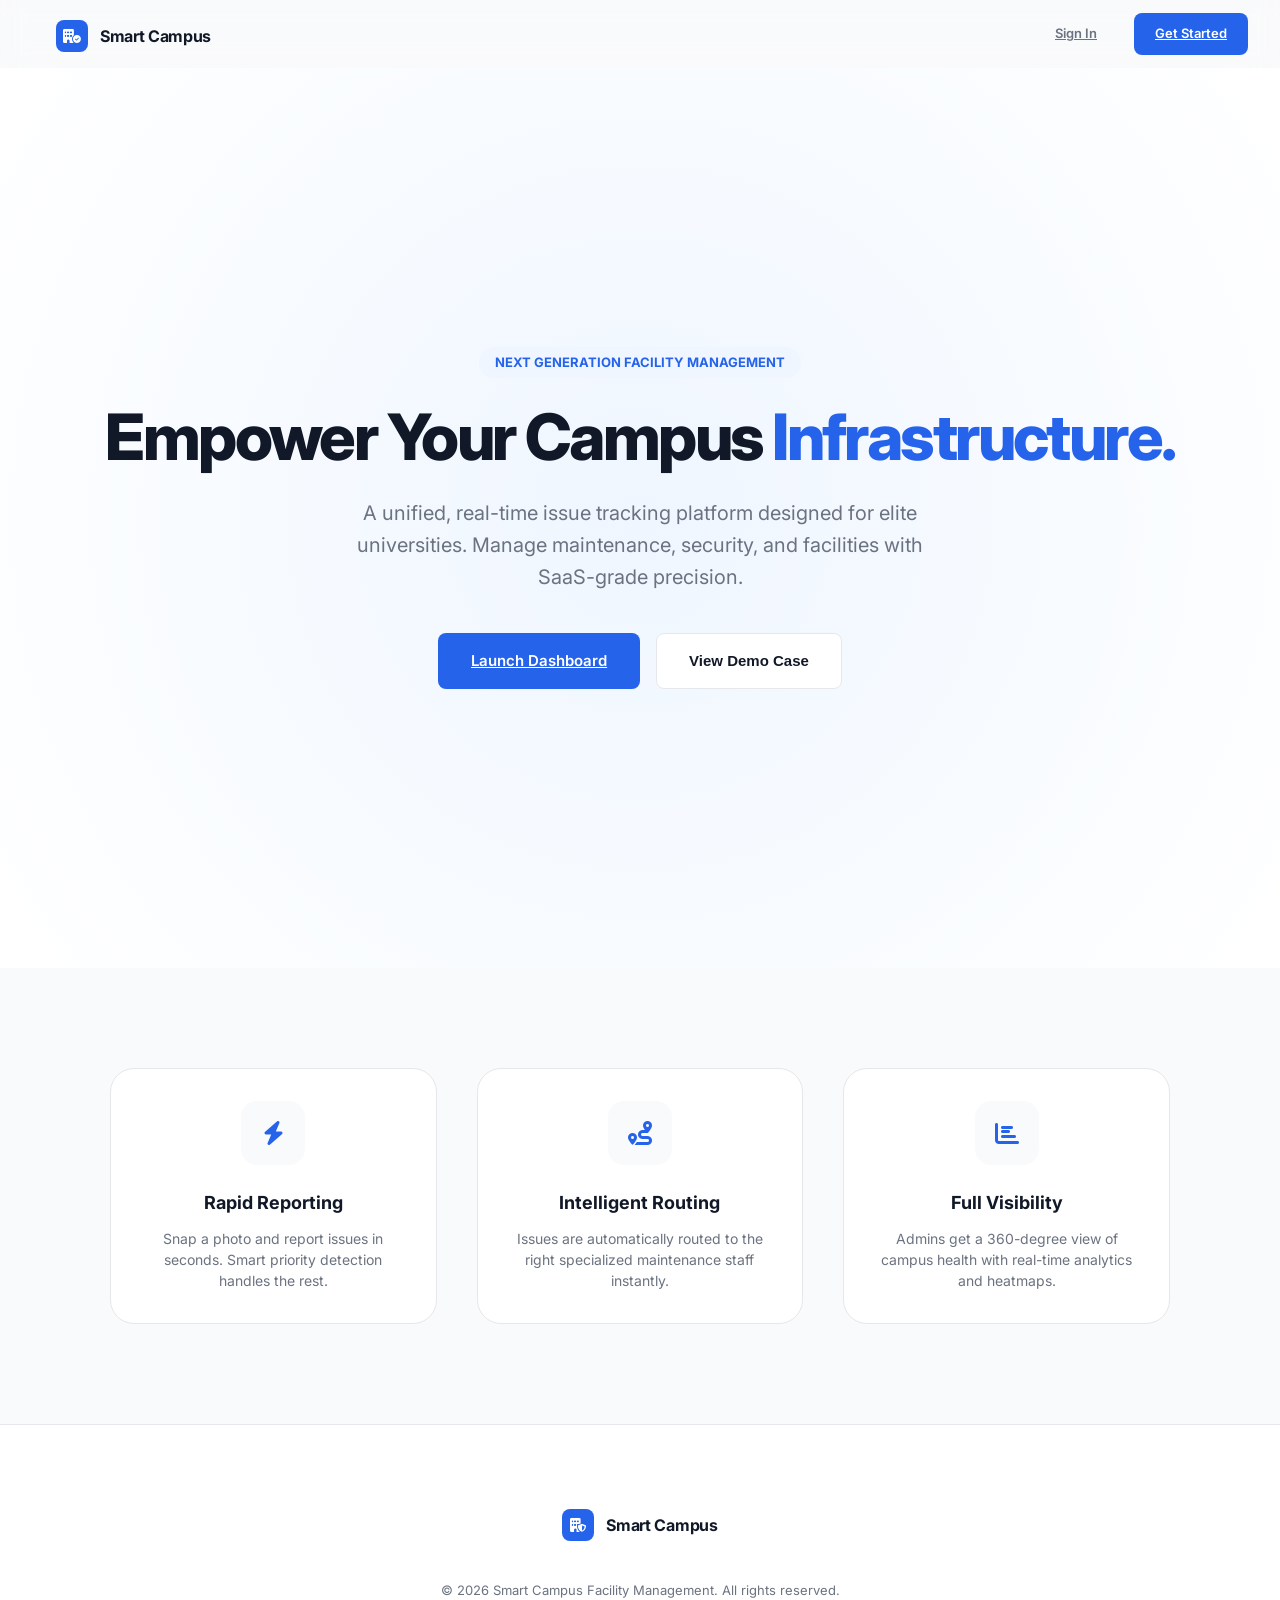
<file: index.html>
<!DOCTYPE html>
<html lang="en">
<head>
  <meta charset="UTF-8"/>
  <meta name="viewport" content="width=device-width, initial-scale=1.0"/>
  <title>Smart Campus – Modern Issue Tracking</title>
  <link rel="stylesheet" href="https://cdnjs.cloudflare.com/ajax/libs/font-awesome/6.5.0/css/all.min.css"/>
  <link rel="stylesheet" href="styles.css"/>
  <style>
    .hero {
      height: 100vh;
      display: flex; flex-direction: column; align-items: center; justify-content: center;
      text-align: center; background: radial-gradient(circle at 50% 50%, #EFF6FF 0%, #FFFFFF 100%);
      padding: 0 20px;
    }
    .hero-tag {
      padding: 6px 16px; background: var(--primary-light); color: var(--primary);
      border-radius: 99px; font-size: 13px; font-weight: 700; margin-bottom: 24px;
      animation: fadeInDown 0.8s ease;
    }
    .hero-title {
      font-size: 64px; font-weight: 800; color: var(--text); letter-spacing: -0.04em;
      line-height: 1.1; margin-bottom: 24px; animation: scaleIn 1s cubic-bezier(0.16, 1, 0.3, 1);
    }
    .hero-title span { color: var(--primary); }
    .hero-desc {
      font-size: 20px; color: var(--text-muted); max-width: 600px; margin-bottom: 40px;
      line-height: 1.6; animation: fadeInUp 1s ease 0.2s both;
    }
    .hero-actions { display: flex; gap: 16px; animation: fadeInUp 1s ease 0.4s both; }

    .feature-grid {
      display: grid; grid-template-columns: repeat(3, 1fr); gap: 40px;
      max-width: 1100px; margin: 0 auto; padding: 100px 20px;
    }
    .feature-card {
      text-align: center; padding: 32px; border: 1px solid var(--border);
      border-radius: 24px; background: white; transition: all 0.3s ease;
    }
    .feature-card:hover { transform: translateY(-8px); box-shadow: var(--shadow-md); border-color: var(--primary); }
    .f-icon {
      width: 64px; height: 64px; background: var(--bg); color: var(--primary);
      border-radius: 16px; display: flex; align-items: center; justify-content: center;
      font-size: 24px; margin: 0 auto 24px;
    }
    .f-title { font-size: 18px; font-weight: 700; margin-bottom: 12px; }
    .f-desc { font-size: 14px; color: var(--text-muted); }

    @keyframes fadeInDown { from { opacity: 0; transform: translateY(-20px); } to { opacity: 1; transform: translateY(0); } }
    @keyframes fadeInUp { from { opacity: 0; transform: translateY(20px); } to { opacity: 1; transform: translateY(0); } }
    @keyframes scaleIn { from { opacity: 0; transform: scale(0.9); } to { opacity: 1; transform: scale(1); } }
  </style>
</head>
<body>

  <header class="topbar" style="border:none; background:transparent;">
    <div class="sidebar-brand">
      <div class="brand-icon"><i class="fas fa-building-circle-check"></i></div>
      <div class="brand-name">Smart Campus</div>
    </div>
    <div class="topbar-actions">
      <a href="login.html" class="btn btn-ghost">Sign In</a>
      <a href="login.html" class="btn btn-primary">Get Started</a>
    </div>
  </header>

  <section class="hero">
    <div class="hero-tag">NEXT GENERATION FACILITY MANAGEMENT</div>
    <h1 class="hero-title">Empower Your Campus <span>Infrastructure.</span></h1>
    <p class="hero-desc">
      A unified, real-time issue tracking platform designed for elite universities. 
      Manage maintenance, security, and facilities with SaaS-grade precision.
    </p>
    <div class="hero-actions">
      <a href="login.html" class="btn btn-primary" style="padding: 16px 32px; font-size: 15px;">Launch Dashboard</a>
      <button class="btn btn-outline" style="padding: 16px 32px; font-size: 15px;">View Demo Case</button>
    </div>
  </section>

  <section class="feature-grid">
    <div class="feature-card">
      <div class="f-icon"><i class="fas fa-bolt"></i></div>
      <div class="f-title">Rapid Reporting</div>
      <div class="f-desc">Snap a photo and report issues in seconds. Smart priority detection handles the rest.</div>
    </div>
    <div class="feature-card">
      <div class="f-icon"><i class="fas fa-route"></i></div>
      <div class="f-title">Intelligent Routing</div>
      <div class="f-desc">Issues are automatically routed to the right specialized maintenance staff instantly.</div>
    </div>
    <div class="feature-card">
      <div class="f-icon"><i class="fas fa-chart-bar"></i></div>
      <div class="f-title">Full Visibility</div>
      <div class="f-desc">Admins get a 360-degree view of campus health with real-time analytics and heatmaps.</div>
    </div>
  </section>

  <footer style="padding: 60px 20px; border-top: 1px solid var(--border); text-align: center; background: white;">
    <div class="sidebar-brand" style="justify-content: center; margin-bottom: 20px;">
      <div class="brand-icon"><i class="fas fa-building-shield"></i></div>
      <div class="brand-name">Smart Campus</div>
    </div>
    <p style="font-size: 13px; color: var(--text-muted);">© 2026 Smart Campus Facility Management. All rights reserved.</p>
  </footer>

</body>
</html>
</file>
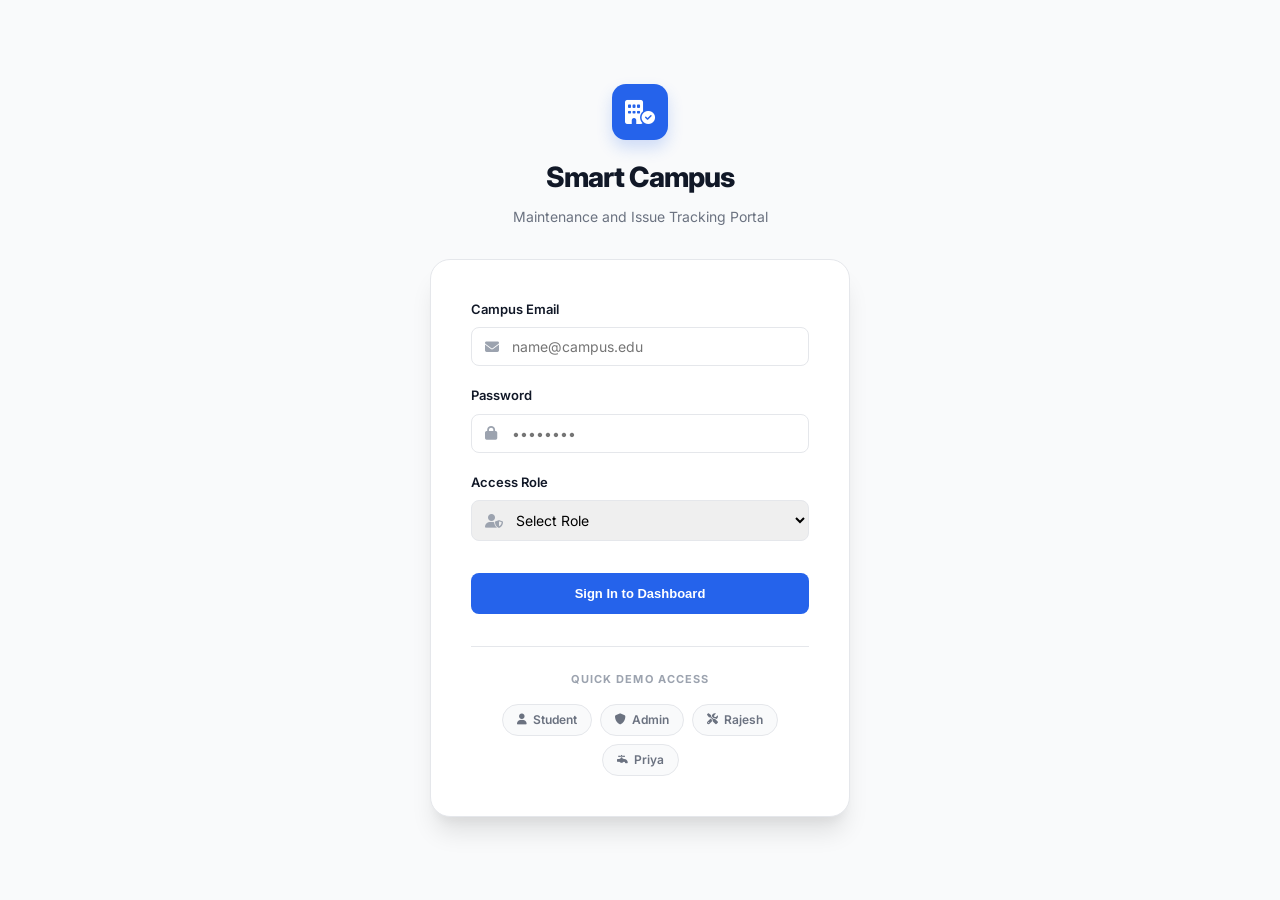
<file: admin.html>
<!DOCTYPE html>
<html lang="en">
<head>
  <meta charset="UTF-8"/>
  <meta name="viewport" content="width=device-width, initial-scale=1.0"/>
  <title>Admin Dashboard – Smart Campus</title>
  <link rel="stylesheet" href="https://cdnjs.cloudflare.com/ajax/libs/font-awesome/6.5.0/css/all.min.css"/>
  <link rel="stylesheet" href="styles.css"/>
  <style>
    .table-container { background:white; border:1px solid var(--border); border-radius:var(--radius); overflow:hidden; box-shadow:var(--shadow-sm); }
    .action-btn { width:32px; height:32px; border-radius:6px; border:1px solid var(--border); display:inline-flex; align-items:center; justify-content:center; color:var(--text-muted); cursor:pointer; transition:all 0.2s; background:white; }
    .action-btn:hover { color:var(--primary); border-color:var(--primary); background:var(--primary-light); }
    .status-dot { width:8px; height:8px; border-radius:50%; display:inline-block; margin-right:8px; }
  </style>
</head>
<body>
<div class="app-layout">

  <!-- SIDEBAR (CONSISTENT) -->
  <aside class="sidebar">
    <div class="sidebar-brand">
      <div class="brand-icon"><i class="fas fa-building-shield"></i></div>
      <div class="brand-name">Smart Campus</div>
    </div>
    <nav class="sidebar-nav">
      <div class="nav-label">Overview</div>
      <a class="nav-item active" href="/admin"><i class="fas fa-gauge-high"></i> Console</a>
      
      <div class="nav-label">Workflow</div>
      <a class="nav-item" href="#issues-section"><i class="fas fa-list-check"></i> Master Records</a>
      
      <div class="nav-label">Insights</div>
      <a class="nav-item" href="#"><i class="fas fa-chart-pie"></i> System Analytics</a>

      <div class="nav-label">System</div>
      <a class="nav-item" href="#" onclick="toggleNotif()"><i class="fas fa-bell"></i> Notifications <span class="nav-badge">4</span></a>
    </nav>
    <div class="sidebar-footer">
      <div class="user-info">
        <div class="user-avatar" style="background:var(--critical-bg); color:var(--critical)">AD</div>
        <div>
          <div class="user-name">Administrator</div>
          <div class="user-role">Super Admin</div>
        </div>
      </div>
    </div>
  </aside>

  <!-- MAIN -->
  <main class="main-content">
    <header class="topbar">
      <div>
        <div class="topbar-title">Admin Console <span class="topbar-subtitle">Full visibility and control over campus maintenance operations.</span></div>
      </div>
      <div class="topbar-actions">
        <div class="search-bar">
          <i class="fas fa-search"></i>
          <input type="text" placeholder="Search by ID, staff, or location..." id="admin-search">
        </div>
        <div class="notif-btn" onclick="toggleNotif()"><i class="fas fa-bell"></i><span class="notif-dot"></span></div>
        <button class="btn btn-ghost" onclick="logout()"><i class="fas fa-right-from-bracket"></i> Logout</button>
      </div>
    </header>

    <div class="page-body">

      <!-- QUICK STATS (DYNAMIC) -->
      <div class="stats-grid">
        <div class="stat-card">
          <div class="stat-info">
            <div class="stat-label">Total Reports</div>
            <div class="stat-value" id="stat-total">0</div>
          </div>
          <div class="stat-icon blue"><i class="fas fa-ticket"></i></div>
        </div>
        <div class="stat-card">
          <div class="stat-info">
            <div class="stat-label">Pending / Active</div>
            <div class="stat-value" id="stat-pending">0</div>
          </div>
          <div class="stat-icon orange"><i class="fas fa-clock"></i></div>
        </div>
        <div class="stat-card">
          <div class="stat-info">
            <div class="stat-label">Successfully Resolved</div>
            <div class="stat-value" id="stat-resolved">0</div>
          </div>
          <div class="stat-icon green"><i class="fas fa-check-double"></i></div>
        </div>
      </div>

      <!-- MASTER TABLE -->
      <section id="issues-section">
        <div class="section-header" style="margin-bottom: 20px;">
          <div><div class="section-title">Master Maintenance Log</div></div>
          <div style="display:flex; gap:10px;">
            <button class="btn btn-outline btn-sm" onclick="refreshData()"><i class="fas fa-sync"></i> Refresh</button>
          </div>
        </div>

        <div class="table-container">
          <table>
            <thead>
              <tr>
                <th>Issue ID</th>
                <th>Details</th>
                <th>Priority</th>
                <th>Status</th>
                <th>Assigned To</th>
                <th>Actions</th>
              </tr>
            </thead>
            <tbody id="issues-table">
              <!-- JS rendered -->
            </tbody>
          </table>
        </div>
      </section>

    </div>
  </main>
</div>

<!-- ASSIGN MODAL -->
<div class="modal-overlay" id="assign-modal">
  <div class="modal" style="width: 440px;">
    <div class="modal-header">
      <div class="modal-title"><i class="fas fa-user-plus" style="color:var(--primary)"></i> Assign Staff</div>
      <button class="close-btn" onclick="closeModal('assign-modal')"><i class="fas fa-xmark"></i></button>
    </div>
    <div class="modal-body">
      <div id="assign-issue-info" style="margin-bottom:16px; font-weight:600;"></div>
      <div class="form-group">
        <label class="form-label">Available Specialized Staff</label>
        <select id="assign-staff-select" class="form-control"></select>
      </div>
    </div>
    <div class="modal-footer">
      <button class="btn btn-ghost" onclick="closeModal('assign-modal')">Cancel</button>
      <button class="btn btn-primary" onclick="confirmAssign()">Apply Assignment</button>
    </div>
  </div>
</div>

<script src="script.js"></script>
<script>
  let currentAssignId = null;

  document.addEventListener('DOMContentLoaded', async () => {
    const user = requireAuth('admin');
    if (!user) return;
    await refreshData();
  });

  async function refreshData() {
    const issues = await getIssues();
    const stats = await getStats();
    
    if (stats) {
      document.getElementById('stat-total').textContent = stats.total;
      document.getElementById('stat-pending').textContent = stats.pending;
      document.getElementById('stat-resolved').textContent = stats.resolved;
    }

    if (issues) renderIssuesTable(issues);
  }

  function renderIssuesTable(issues) {
    const tbody = document.getElementById('issues-table');
    if(!issues.length) {
      tbody.innerHTML = '<tr><td colspan="6" style="text-align:center; padding:40px; color:var(--text-muted);">No reports found.</td></tr>';
      return;
    }

    tbody.innerHTML = issues.map(issue => `
      <tr class="issue-row">
        <td data-label="Issue ID" style="font-family:'JetBrains Mono'; font-weight:700; color:var(--primary);">${issue.id}</td>
        <td data-label="Details">
          <div style="font-weight:600; color:var(--text);">${issue.title}</div>
          <div style="font-size:12px; color:var(--text-muted);"><i class="fas fa-map-marker-alt" style="margin-right:4px;"></i>${issue.location}</div>
        </td>
        <td data-label="Priority"><span class="badge badge-${issue.priority.toLowerCase()}">${issue.priority}</span></td>
        <td data-label="Status"><span class="badge badge-${issue.status.toLowerCase().replace(/\s+/g,'')}">${issue.status}</span></td>
        <td data-label="Assigned To">
          ${issue.assignedTo ? `
            <div style="display:flex; align-items:center; gap:8px;">
               <div style="width:24px; height:24px; border-radius:50%; background:var(--primary-light); color:var(--primary); font-size:10px; display:flex; align-items:center; justify-content:center; font-weight:700;">${issue.assignedTo.substring(0,1)}</div>
               <span style="font-size:13px; font-weight:500;">${issue.assignedTo}</span>
            </div>
          ` : '<span style="color:var(--text-muted); font-size:12px; font-style:italic;">Pending Assignment</span>'}
        </td>
        <td data-label="Actions">
          <div style="display:flex; gap:8px;">
            <button class="action-btn" title="Assign" onclick="openAssignModal('${issue.id}')"><i class="fas fa-user-plus"></i></button>
            <button class="action-btn" title="Performance Detail" onclick="showAlert('info', 'Analysis coming soon')"><i class="fas fa-chart-line"></i></button>
          </div>
        </td>
      </tr>
    `).join('');
  }

  function openAssignModal(id) {
    currentAssignId = id;
    const sel = document.getElementById('assign-staff-select');
    sel.innerHTML = '<option value="">Choose specialized staff...</option>' + 
      MOCK_STAFF.map(s => `<option value="${s.name}">${s.name} (${s.specialty})</option>`).join('');
    document.getElementById('assign-modal').classList.add('open');
  }

  async function confirmAssign() {
    const staff = document.getElementById('assign-staff-select').value;
    if (!staff) return;
    await updateIssue(currentAssignId, { assignedTo: staff, status: 'Assigned' });
    closeModal('assign-modal');
    await refreshData();
  }

  function closeModal(id) { document.getElementById(id).classList.remove('open'); }
  function toggleNotif() { showAlert('info', 'Notifications center coming soon'); }
</script>
</body>
</html>
</file>
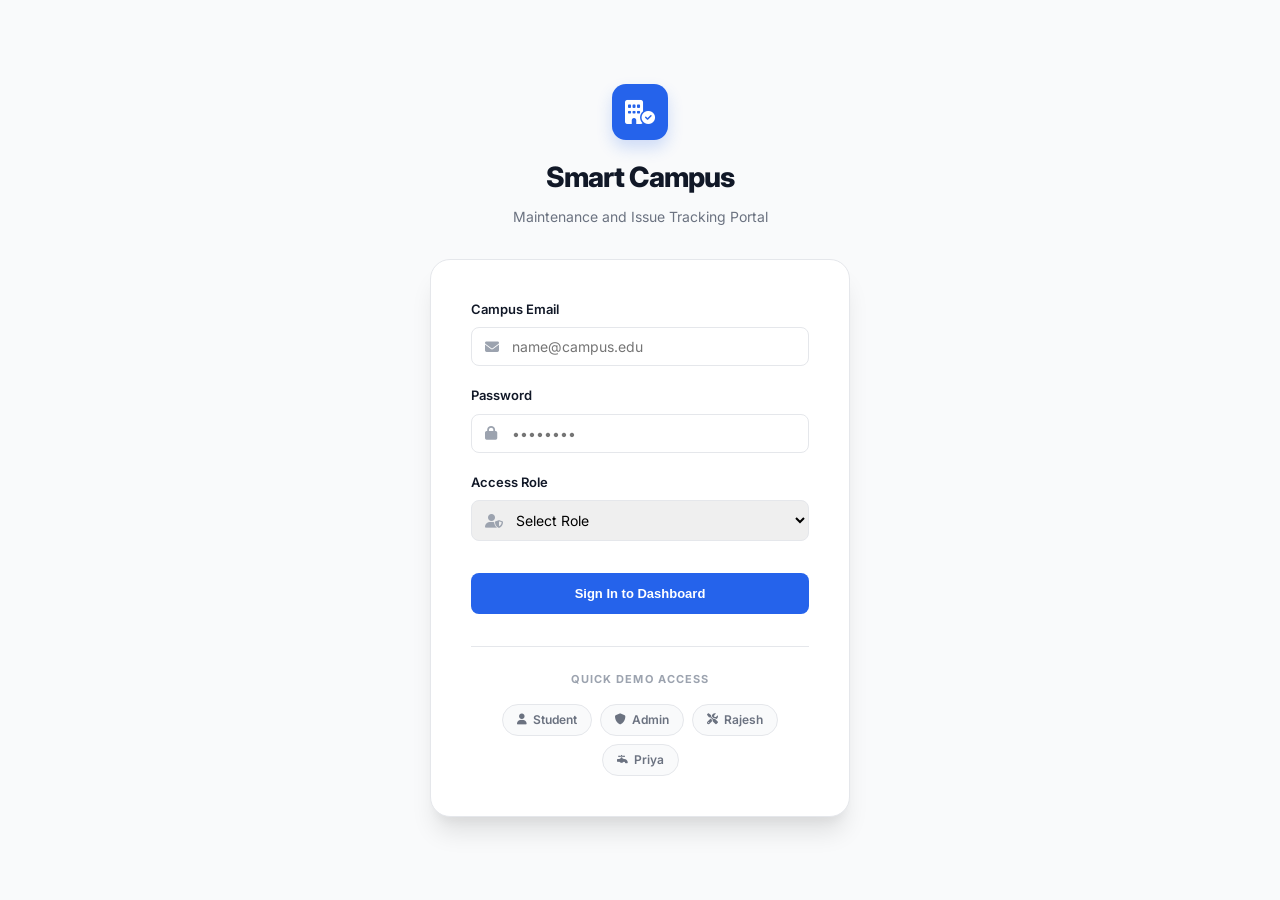
<file: login.html>
<!DOCTYPE html>
<html lang="en">
<head>
  <meta charset="UTF-8" />
  <meta name="viewport" content="width=device-width, initial-scale=1.0"/>
  <title>Sign In – Smart Campus</title>
  <link rel="stylesheet" href="https://cdnjs.cloudflare.com/ajax/libs/font-awesome/6.5.0/css/all.min.css"/>
  <link rel="stylesheet" href="styles.css"/>
  <style>
    body {
      min-height: 100vh; background: #F9FAFB;
      display: flex; align-items: center; justify-content: center;
      padding: 20px; font-family: 'Inter', sans-serif;
    }
    .login-container { width: 100%; max-width: 420px; animation: slideUp 0.6s cubic-bezier(0.16, 1, 0.3, 1); }
    @keyframes slideUp { from { opacity: 0; transform: translateY(20px); } to { opacity: 1; transform: translateY(0); } }
    
    .login-header { text-align: center; margin-bottom: 32px; }
    .login-logo {
      width: 56px; height: 56px; background: var(--primary); border-radius: 14px;
      display: flex; align-items: center; justify-content: center; margin: 0 auto 16px;
      font-size: 24px; color: white; box-shadow: 0 8px 16px rgba(37, 99, 235, 0.2);
    }
    .login-title { font-size: 28px; font-weight: 800; color: var(--text); letter-spacing: -0.03em; }
    .login-sub { font-size: 14px; color: var(--text-muted); margin-top: 8px; }

    .login-card {
      background: white; border: 1px solid var(--border); border-radius: 20px;
      padding: 40px; box-shadow: var(--shadow-md);
    }
    .login-btn { width: 100%; padding: 12px; margin-top: 12px; }
    
    .demo-section { margin-top: 32px; padding-top: 24px; border-top: 1px solid var(--border); text-align: center; }
    .demo-label { font-size: 11px; font-weight: 700; color: var(--text-light); text-transform: uppercase; letter-spacing: 0.1em; margin-bottom: 16px; }
    .demo-badges { display: flex; justify-content: center; flex-wrap: wrap; gap: 8px; }
    .role-badge {
      display: inline-flex; align-items: center; gap: 6px; padding: 6px 14px; border-radius: 99px;
      font-size: 12px; font-weight: 600; background: var(--bg); color: var(--text-muted);
      border: 1px solid var(--border); cursor: pointer; transition: all 0.2s;
    }
    .role-badge:hover { background: var(--primary-light); color: var(--primary); border-color: var(--primary); }
    .role-badge i { font-size: 11px; }

    #email-error, #password-error, #role-error { font-size: 12px; color: var(--critical); margin-top: 6px; display: none; }
  </style>
</head>
<body>
  <div class="login-container">
    <div class="login-header">
      <div class="login-logo"><i class="fas fa-building-circle-check"></i></div>
      <div class="login-title">Smart Campus</div>
      <div class="login-sub">Maintenance and Issue Tracking Portal</div>
    </div>

    <div class="login-card">
      <div class="form-group">
        <label class="form-label">Campus Email</label>
        <div class="input-wrap">
          <i class="fas fa-envelope"></i>
          <input type="email" id="email" class="form-control" placeholder="name@campus.edu" />
        </div>
        <div id="email-error"></div>
      </div>

      <div class="form-group">
        <label class="form-label">Password</label>
        <div class="input-wrap">
          <i class="fas fa-lock"></i>
          <input type="password" id="password" class="form-control" placeholder="••••••••" />
        </div>
        <div id="password-error"></div>
      </div>

      <div class="form-group">
        <label class="form-label">Access Role</label>
        <div class="input-wrap">
          <i class="fas fa-user-shield"></i>
          <select id="role" class="form-control">
            <option value="">Select Role</option>
            <option value="user">Student / Researcher</option>
            <option value="admin">Campus Administrator</option>
            <option value="staff">Maintenance Staff</option>
          </select>
        </div>
        <div id="role-error"></div>
      </div>

      <button class="btn btn-primary login-btn" id="login-btn" onclick="login()">Sign In to Dashboard</button>

      <div class="demo-section">
        <div class="demo-label">Quick Demo Access</div>
        <div class="demo-badges">
          <span class="role-badge" onclick="fillDemo('user')"><i class="fas fa-user"></i> Student</span>
          <span class="role-badge" onclick="fillDemo('admin')"><i class="fas fa-shield"></i> Admin</span>
          <span class="role-badge" onclick="fillDemo('rajesh')"><i class="fas fa-screwdriver-wrench"></i> Rajesh</span>
          <span class="role-badge" onclick="fillDemo('priya')"><i class="fas fa-faucet"></i> Priya</span>
        </div>
      </div>
    </div>
  </div>

  <script src="script.js"></script>
  <script>
    function fillDemo(role) {
      const demos = {
        user:   { email: 'student@campus.edu', pass: 'user123',  role: 'user' },
        admin:  { email: 'admin@campus.edu',   pass: 'admin123', role: 'admin' },
        rajesh: { email: 'rajesh@campus.edu',  pass: 'staff123', role: 'staff' },
        priya:  { email: 'priya@campus.edu',   pass: 'staff123', role: 'staff' }
      };
      const d = demos[role];
      document.getElementById('email').value = d.email;
      document.getElementById('password').value = d.pass;
      document.getElementById('role').value = d.role;
      hideErrors();
    }

    function showError(id, msg) {
      const el = document.getElementById(id);
      if(el) { el.style.display = 'block'; el.textContent = msg; }
    }
    function hideErrors() {
      document.querySelectorAll('[id$="-error"]').forEach(e => e.style.display = 'none');
    }
  </script>
</body>
</html>
</file>
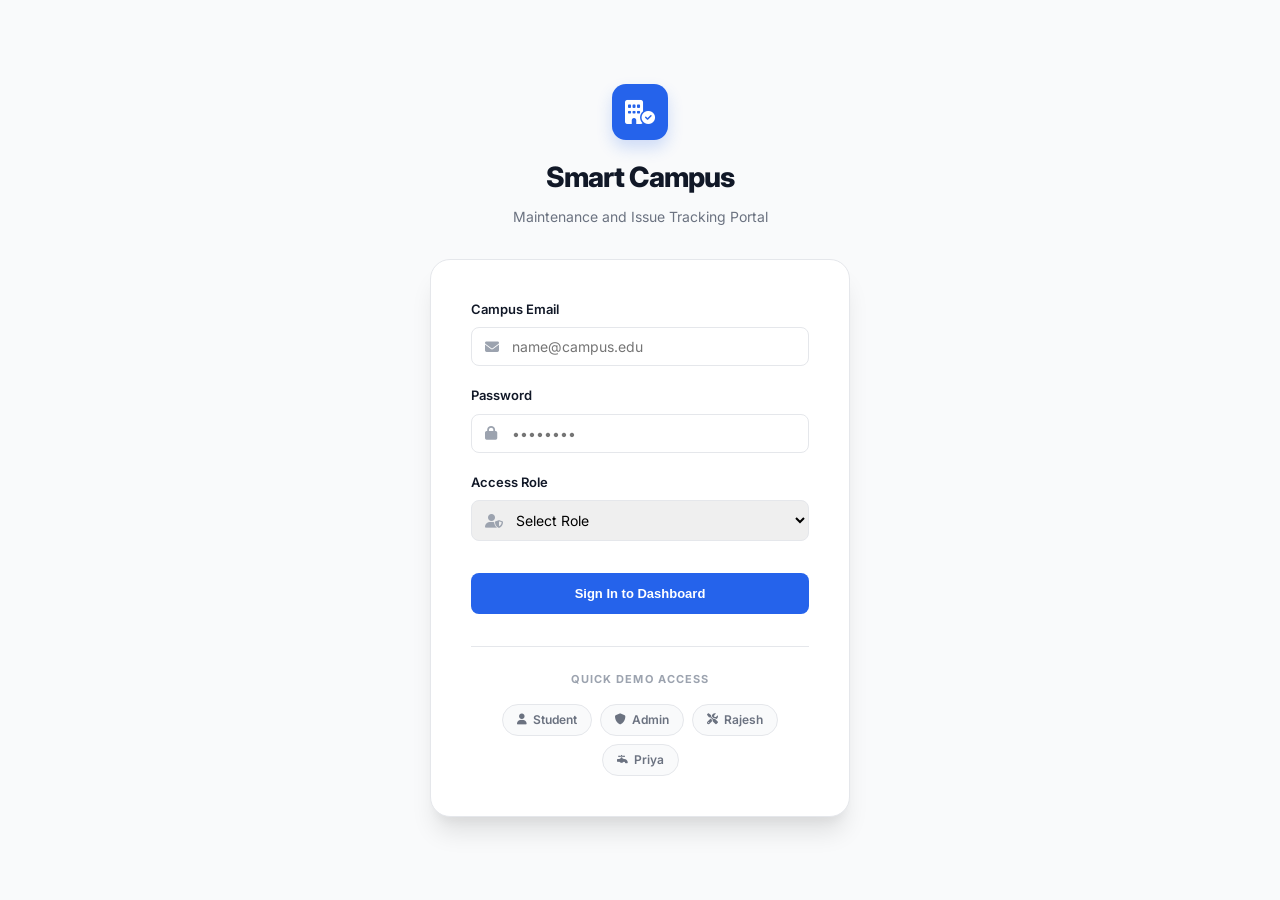
<file: staff.html>
<!DOCTYPE html>
<html lang="en">
<head>
  <meta charset="UTF-8"/>
  <meta name="viewport" content="width=device-width, initial-scale=1.0"/>
  <title>Staff Dashboard – Smart Campus</title>
  <link rel="stylesheet" href="https://cdnjs.cloudflare.com/ajax/libs/font-awesome/6.5.0/css/all.min.css"/>
  <link rel="stylesheet" href="styles.css"/>
</head>
<body>
<div class="app-layout">

  <!-- SIDEBAR (PREMIUM REDESIGN) -->
  <aside class="sidebar">
    <div class="sidebar-brand">
      <div class="brand-icon"><i class="fas fa-building-shield"></i></div>
      <div class="brand-name">Smart Campus</div>
    </div>
    
    <nav class="sidebar-nav">
      <div class="nav-label">Overview</div>
      <a class="nav-item active" href="/staff"><i class="fas fa-house"></i> Dashboard</a>
      
      <div class="nav-label">Workflow</div>
      <a class="nav-item" href="#active-issues-list"><i class="fas fa-list-check"></i> My Tasks <span class="nav-badge" id="my-task-badge">0</span></a>
      
      <div class="nav-label">Insights</div>
      <a class="nav-item" href="#analytics-section"><i class="fas fa-chart-line"></i> Analytics</a>

      <div class="nav-label">System</div>
      <a class="nav-item" href="#" onclick="toggleNotif()"><i class="fas fa-bell"></i> Notifications</a>
    </nav>
    
    <div class="sidebar-footer">
      <div class="user-info">
        <div class="user-avatar" id="sidebar-avatar">ST</div>
        <div>
          <div class="user-name" id="sidebar-name">Staff Name</div>
          <div class="user-role">Maintenance</div>
        </div>
      </div>
    </div>
  </aside>

  <!-- MAIN -->
  <main class="main-content">
    
    <!-- TOP NAVBAR (PREMIUM) -->
    <header class="topbar">
      <div>
        <div class="topbar-title">Maintenance Hub <span class="topbar-subtitle">Operational overview of assigned campus tasks.</span></div>
      </div>
      <div class="topbar-actions">
        <div class="search-bar">
          <i class="fas fa-search"></i>
          <input type="text" placeholder="Search issues..." id="search-input">
        </div>
        <div class="notif-btn" onclick="toggleNotif()">
          <i class="fas fa-bell"></i><span class="notif-dot"></span>
        </div>
        <div class="user-profile-nav" style="display:flex; align-items:center; gap:12px; margin-left:8px; padding-left:16px; border-left:1px solid var(--border);">
            <div id="nav-user-name" style="font-size:13px; font-weight:600; color:var(--text);">Staff Name</div>
            <button class="btn btn-ghost btn-sm" onclick="logout()"><i class="fas fa-right-from-bracket"></i> Logout</button>
        </div>
      </div>
    </header>

    <div class="page-body">

      <!-- QUICK STATS -->
      <div class="stats-grid" id="stats-area">
        <div class="stat-card">
          <div class="stat-info">
            <div class="stat-label">Assigned to Me</div>
            <div class="stat-value" id="stat-assigned">0</div>
          </div>
          <div class="stat-icon blue"><i class="fas fa-clipboard-list"></i></div>
        </div>
        <div class="stat-card">
          <div class="stat-info">
            <div class="stat-label">In Progress</div>
            <div class="stat-value" id="stat-inprogress">0</div>
          </div>
          <div class="stat-icon orange"><i class="fas fa-spinner"></i></div>
        </div>
        <div class="stat-card">
          <div class="stat-info">
            <div class="stat-label">Resolved</div>
            <div class="stat-value" id="stat-resolved">0</div>
          </div>
          <div class="stat-icon green"><i class="fas fa-check-circle"></i></div>
        </div>
      </div>

      <div id="alert-area"></div>

      <div class="tabs">
        <button class="tab-btn active" onclick="switchTab('active', this)">Active Tasks</button>
        <button class="tab-btn" onclick="switchTab('completed', this)">History</button>
      </div>

      <div id="tab-active" class="tab-pane active">
        <div id="urgent-banner" class="floating-alert" style="display:none">
          <div class="floating-icon"><i class="fas fa-triangle-exclamation"></i></div>
          <div class="floating-content">
            <strong>Priority Attention</strong>
            <p>You have critical issues assigned. Please address them immediately.</p>
          </div>
        </div>
        <div id="active-issues-list" class="issues-grid"></div>
      </div>

      <div id="tab-completed" class="tab-pane">
        <div id="completed-issues-list" class="issues-grid"></div>
      </div>

      <!-- ANALYTICS SECTION (NEW) -->
      <section id="analytics-section" style="margin-top: 48px; border-top: 1px solid var(--border); padding-top: 32px;">
        <div class="section-header" style="margin-bottom: 24px;">
          <div>
            <div class="section-title">Performance Analytics</div>
            <div class="section-sub">Visualization of your maintenance efficiency and task volume.</div>
          </div>
        </div>
        <div class="grid-2">
          <div class="chart-box">
             <div style="font-weight:700; font-size:14px; margin-bottom:16px;">Task Volume by Category</div>
             <div id="category-stats"></div>
          </div>
          <div class="chart-box" style="display:flex; align-items:center; justify-content:center; flex-direction:column; text-align:center;">
             <div style="font-size:48px; font-weight:800; color:var(--success);">94%</div>
             <div style="font-weight:700; margin-top:8px;">Resolution Efficiency</div>
             <p style="font-size:12px; color:var(--text-muted); max-width:200px; margin-top:8px;">Based on your last 30 days of assigned vs resolved issues.</p>
          </div>
        </div>
      </section>

    </div>
  </main>
</div>

<!-- BEFORE/AFTER MODAL REDESIGN -->
<div class="modal-overlay" id="ba-modal">
  <div class="modal">
    <div class="modal-header">
      <div class="modal-title"><i class="fas fa-camera-retro" style="color:var(--primary)"></i> Resolution Proof</div>
      <button class="close-btn" onclick="closeModal('ba-modal')"><i class="fas fa-xmark"></i></button>
    </div>
    
    <div class="modal-body">
      <p id="ba-issue-info" style="font-size:14px; color:var(--text-muted); margin-bottom:20px;"></p>
      
      <div class="split-layout">
        <div class="split-col">
          <div class="split-header header-red"><i class="fas fa-exclamation-triangle"></i> Reported State</div>
          <div class="split-content" id="before-img-container"></div>
        </div>
        <div class="split-col">
          <div class="split-header header-green"><i class="fas fa-check-circle"></i> After Resolution</div>
          <div class="split-content" id="after-img-container">
            <div class="upload-dropzone" onclick="document.getElementById('after-image-input').click()">
              <i class="fas fa-cloud-upload-alt"></i>
              <p>Drag & Drop or Click to upload proof</p>
            </div>
          </div>
        </div>
      </div>
      <input type="file" id="after-image-input" accept="image/*" style="display:none" onchange="previewAfterImage(this)"/>
    </div>
    
    <div class="modal-footer">
      <button class="btn btn-ghost" onclick="closeModal('ba-modal')">Cancel</button>
      <button class="btn btn-success" id="mark-resolved-btn" onclick="markResolved()" disabled>Complete Resolution</button>
    </div>
  </div>
</div>

<script src="script.js"></script>
<script>
  let STAFF_NAME = '';
  let currentResolveId = null;
  let afterImageData = null;

  document.addEventListener('DOMContentLoaded', async () => {
    const user = requireAuth('staff');
    if (!user) return;
    
    STAFF_NAME = user.name;
    document.getElementById('sidebar-name').textContent = user.name;
    document.getElementById('nav-user-name').textContent = user.name;
    document.getElementById('sidebar-avatar').textContent = user.name.substring(0, 2).toUpperCase();
    
    await loadStaffIssues();
    renderSidebarAnalytics();
  });

  function renderSidebarAnalytics() {
     const cats = ['Electrical', 'Plumbing', 'Network', 'Furniture'];
     const container = document.getElementById('category-stats');
     container.innerHTML = cats.map(cat => `
        <div style="margin-bottom:12px;">
          <div style="display:flex; justify-content:space-between; font-size:12px; margin-bottom:4px;">
            <span style="font-weight:600;">${cat}</span>
            <span style="color:var(--text-muted);">${Math.floor(Math.random()*10)} tasks</span>
          </div>
          <div style="height:6px; background:var(--bg); border-radius:99px; overflow:hidden;">
            <div style="width:${Math.floor(Math.random()*80 + 20)}%; height:100%; background:var(--primary); border-radius:99px;"></div>
          </div>
        </div>
     `).join('');
  }

  async function loadStaffIssues() {
    const issues = await getIssues();
    if(!issues) return;

    const myIssues = issues.filter(i => i.assignedTo === STAFF_NAME || i.status === 'Reported');

    const assigned = myIssues.filter(i => i.status === 'Assigned' || i.status === 'In Progress').length;
    const inProg = myIssues.filter(i => i.status === 'In Progress').length;
    const resolved = myIssues.filter(i => i.status === 'Resolved' || i.status === 'Closed').length;
    
    document.getElementById('stat-assigned').textContent = assigned;
    document.getElementById('stat-inprogress').textContent = inProg;
    document.getElementById('stat-resolved').textContent = resolved;
    document.getElementById('my-task-badge').textContent = assigned;

    const active = myIssues.filter(i => i.status !== 'Resolved' && i.status !== 'Closed');
    const completed = myIssues.filter(i => i.status === 'Resolved' || i.status === 'Closed');

    document.getElementById('urgent-banner').style.display = active.some(i => i.priority === 'Critical') ? 'flex' : 'none';

    renderActiveIssues(active);
    renderCompletedIssues(completed);
  }

  function renderActiveIssues(issues) {
    const container = document.getElementById('active-issues-list');
    if (!issues.length) {
      container.innerHTML = `<div class="empty-state" style="grid-column:1 / -1;"><i class="fas fa-ghost"></i><p>No active tasks found.</p></div>`;
      return;
    }

    container.innerHTML = issues.map(issue => {
      const statusFlow = ['Reported', 'Assigned', 'In Progress', 'Resolved'];
      const currentIdx = statusFlow.indexOf(issue.status);

      const stepperHtml = statusFlow.map((s, idx) => {
        let stepClass = idx < currentIdx ? 'done' : idx === currentIdx ? 'active' : '';
        let icon = '○';
        if (idx < currentIdx) icon = '✔';
        else if (idx === currentIdx) icon = '🔵';
        
        return `
          <div class="step ${stepClass}">
            <div class="step-icon">${icon}</div>
            <div class="step-text">${s}</div>
          </div>
        `;
      }).join('');

      return `
        <div class="issue-card ${issue.priority.toLowerCase()}-card">
          <div class="card-header-flex">
            <div>
              <div class="card-title-lg">${issue.title}</div>
              <div class="card-id-text">${issue.id} · Today</div>
            </div>
            <span class="badge badge-${issue.priority.toLowerCase()}">${issue.priority}</span>
          </div>

          <div class="meta-grid">
            <div class="meta-item"><i class="fas fa-location-dot"></i> ${issue.location}</div>
            <div class="meta-item"><i class="fas fa-tag"></i> ${issue.category}</div>
          </div>

          <div class="stepper-container">
            <div class="stepper">${stepperHtml}</div>
          </div>

          <div class="card-actions">
            ${issue.status === 'Assigned' ? `<button class="btn btn-outline" onclick="updateStatus('${issue.id}', 'In Progress')"><i class="fas fa-play"></i> Start</button>` : ''}
            ${issue.status === 'In Progress' ? `<button class="btn btn-success" onclick="openBAModal('${issue.id}')"><i class="fas fa-check"></i> Complete</button>` : ''}
            ${issue.status === 'Reported' ? `<button class="btn btn-primary" onclick="updateStatus('${issue.id}', 'Assigned')"><i class="fas fa-hand-pointer"></i> Accept</button>` : ''}
            <button class="btn btn-ghost" onclick="openBAModal('${issue.id}', true)"><i class="fas fa-eye"></i> Details</button>
          </div>
        </div>
      `;
    }).join('');
  }

  function renderCompletedIssues(issues) {
    const container = document.getElementById('completed-issues-list');
    if (!issues.length) {
      container.innerHTML = `<div class="empty-state" style="grid-column:1 / -1;"><p>No history available.</p></div>`;
      return;
    }
    container.innerHTML = issues.map(issue => `
      <div class="issue-card" style="border-left:4px solid var(--success)">
        <div class="card-header-flex">
          <div class="card-title-lg">${issue.title}</div>
          <span class="badge badge-success">Resolved</span>
        </div>
        <div class="meta-grid">
          <div class="meta-item"><i class="fas fa-location-dot"></i> ${issue.location}</div>
          <div class="meta-item"><i class="fas fa-calendar"></i> ${new Date(issue.createdAt).toLocaleDateString()}</div>
        </div>
        <div class="card-actions">
           <button class="btn btn-ghost" onclick="openBAModal('${issue.id}', true)"><i class="fas fa-images"></i> View Proof</button>
        </div>
      </div>
    `).join('');
  }

  async function updateStatus(id, status) {
    const updates = { status };
    if (status === 'Assigned') updates.assignedTo = STAFF_NAME;
    await updateIssue(id, updates);
    await loadStaffIssues();
  }

  function switchTab(tabId, el) {
    document.querySelectorAll('.tab-btn').forEach(b => b.classList.remove('active'));
    document.querySelectorAll('.tab-pane').forEach(p => p.classList.remove('active'));
    el.classList.add('active');
    document.getElementById('tab-' + tabId).classList.add('active');
  }

  async function openBAModal(id, isViewOnly = false) {
    currentResolveId = id;
    const issues = await getIssues();
    const issue = issues.find(i => i.id === id);
    
    document.getElementById('ba-issue-info').textContent = `${issue.id}: ${issue.title} — ${issue.location}`;
    document.getElementById('before-img-container').innerHTML = issue.image ? `<img src="${issue.image}"/>` : '<i class="fas fa-image" style="font-size:32px;color:var(--text-light)"></i>';

    const afterCont = document.getElementById('after-img-container');
    const markBtn = document.getElementById('mark-resolved-btn');

    if (isViewOnly) {
      afterCont.innerHTML = issue.afterImage ? `<img src="${issue.afterImage}"/>` : '<p style="color:var(--text-muted); font-size:12px;">No proof uploaded.</p>';
      markBtn.style.display = 'none';
    } else {
      markBtn.style.display = 'inline-flex';
      markBtn.disabled = true;
      afterCont.innerHTML = `
        <div class="upload-dropzone" onclick="document.getElementById('after-image-input').click()">
          <i class="fas fa-cloud-upload-alt"></i>
          <p>Click to upload proof</p>
        </div>`;
    }
    document.getElementById('ba-modal').classList.add('open');
  }

  function previewAfterImage(input) {
    if (input.files[0]) {
      const reader = new FileReader();
      reader.onload = e => {
        afterImageData = e.target.result;
        document.getElementById('after-img-container').innerHTML = `<img src="${e.target.result}"/>`;
        document.getElementById('mark-resolved-btn').disabled = false;
      };
      reader.readAsDataURL(input.files[0]);
    }
  }

  async function markResolved() {
    await updateIssue(currentResolveId, { status: 'Resolved', afterImage: afterImageData });
    closeModal('ba-modal');
    await loadStaffIssues();
  }

  function closeModal(id) { document.getElementById(id).classList.remove('open'); }
  function toggleNotif() { showAlert('info', 'Notifications coming soon!'); }
</script>
</body>
</html>
</file>
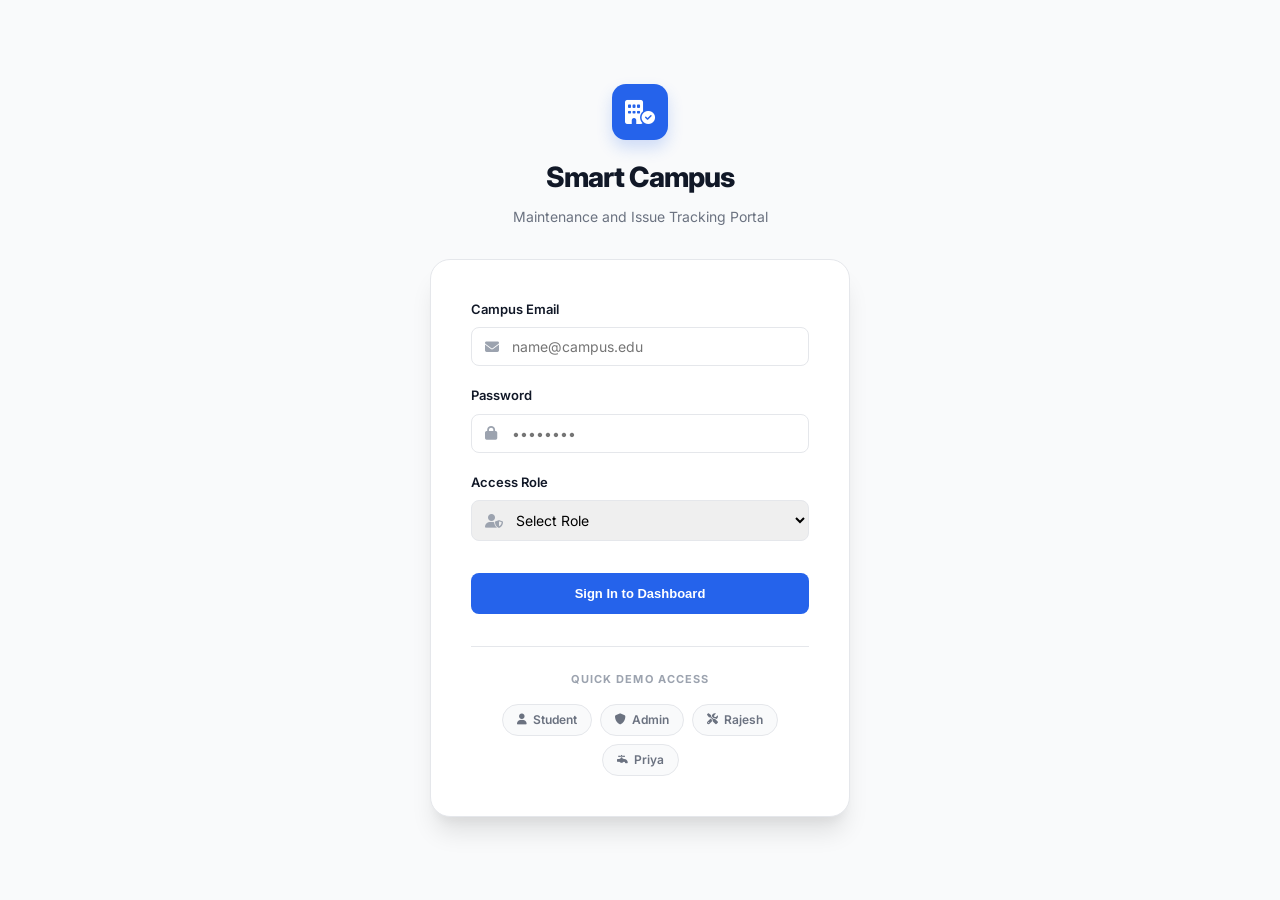
<file: user.html>
<!DOCTYPE html>
<html lang="en">
<head>
  <meta charset="UTF-8"/>
  <meta name="viewport" content="width=device-width, initial-scale=1.0"/>
  <title>User Dashboard – Smart Campus</title>
  <link rel="stylesheet" href="https://cdnjs.cloudflare.com/ajax/libs/font-awesome/6.5.0/css/all.min.css"/>
  <link rel="stylesheet" href="styles.css"/>
  <style>
    .report-card { border-radius: var(--radius-lg); overflow: hidden; background:white; }
    .file-input-label { width:100%; height:120px; border:2px dashed var(--border); border-radius:var(--radius); display:flex; flex-direction:column; align-items:center; justify-content:center; cursor:pointer; transition:all 0.2s; background:var(--bg); }
    .file-input-label:hover { border-color:var(--primary); background:var(--primary-light); }
  </style>
</head>
<body>
<div class="app-layout">

  <!-- SIDEBAR (CONSISTENT) -->
  <aside class="sidebar">
    <div class="sidebar-brand">
      <div class="brand-icon"><i class="fas fa-building-shield"></i></div>
      <div class="brand-name">Smart Campus</div>
    </div>
    <nav class="sidebar-nav">
      <div class="nav-label">Overview</div>
      <a class="nav-item active" href="/user"><i class="fas fa-plus-circle"></i> New Request</a>
      
      <div class="nav-label">Workflow</div>
      <a class="nav-item" href="#my-issues-section"><i class="fas fa-history"></i> My Submissions</a>
      
      <div class="nav-label">System</div>
      <a class="nav-item" href="#" onclick="toggleNotif()"><i class="fas fa-bell"></i> Notifications <span class="notif-badge" id="sidebar-notif-count" style="display:none; position:static; transform:scale(0.8); margin-left:auto;">0</span></a>
    </nav>
    <div class="sidebar-footer">
      <div class="user-info">
        <div class="user-avatar" id="sidebar-avatar" style="background:var(--primary-light); color:var(--primary)">US</div>
        <div>
          <div class="user-name" id="sidebar-name">User</div>
          <div class="user-role">Student / Staff</div>
        </div>
      </div>
    </div>
  </aside>

  <!-- MAIN -->
  <main class="main-content">
    <header class="topbar">
      <div>
        <div class="topbar-title">Report Issue <span class="topbar-subtitle">Raise a maintenance or security concern across the campus.</span></div>
      </div>
      <div class="topbar-actions">
        <div class="notif-btn" onclick="toggleNotif()"><i class="fas fa-bell"></i><span class="notif-badge" id="notif-count" style="display:none;">0</span></div>
        <button class="btn btn-ghost" onclick="logout()"><i class="fas fa-right-from-bracket"></i> Logout</button>
      </div>
    </header>

    <div class="page-body">

      <div id="alert-area"></div>

      <div class="grid-2" style="align-items: start; gap: 32px;">

        <!-- REPORT FORM -->
        <div class="card report-card">
          <div class="card-header" style="background: white;">
            <div class="card-title" style="font-size: 16px;"><i class="fas fa-pencil-alt"></i> Submission Form</div>
          </div>
          <div class="card-body">
            <div class="form-group">
              <label class="form-label">Issue Summary <span>*</span></label>
              <div class="input-wrap">
                <i class="fas fa-heading"></i>
                <input type="text" id="issue-title" class="form-control" placeholder="Short summary (e.g., Water leak in Lab A)" oninput="onTitleInput()" />
              </div>
            </div>

            <div class="grid-2" style="gap:16px">
              <div class="form-group">
                <label class="form-label">Category <span>*</span></label>
                <div class="input-wrap">
                   <i class="fas fa-tag"></i>
                   <select id="issue-category" class="form-control">
                    <option value="">Choose category</option>
                    <option value="Electrical">Electrical</option>
                    <option value="Plumbing">Plumbing</option>
                    <option value="Network">Network / WiFi</option>
                    <option value="Furniture">Furniture</option>
                    <option value="Security">Security</option>
                  </select>
                </div>
              </div>
              <div class="form-group">
                <label class="form-label">Location <span>*</span></label>
                <div class="input-wrap">
                  <i class="fas fa-location-dot"></i>
                  <input type="text" id="issue-location" class="form-control" placeholder="e.g. Block A, Room 201" list="location-list" />
                  <datalist id="location-list">
                    <option value="Block A – Room 101">
                    <option value="Block A – Room 201">
                    <option value="Block B – Lab 1">
                    <option value="Block B – Lab 2">
                    <option value="Block C – Ground Floor">
                    <option value="Library">
                    <option value="Auditorium">
                    <option value="Hostel Block">
                    <option value="Cafeteria">
                  </datalist>
                </div>
              </div>
            </div>

            <div class="form-group">
              <label class="form-label">Full Description <span>*</span></label>
              <textarea id="issue-desc" class="form-control" placeholder="Provide more details for the maintenance team..." style="min-height: 100px;"></textarea>
            </div>

            <div class="form-group">
              <label class="form-label">Upload Evidence (Optional)</label>
              <div class="file-input-label" id="drop-zone" onclick="document.getElementById('issue-image').click()">
                <i class="fas fa-camera" style="font-size: 24px; color: var(--text-light); margin-bottom: 8px;"></i>
                <span id="file-name" style="font-size: 13px; color: var(--text-muted);">Click to attach image</span>
                <input type="file" id="issue-image" accept="image/*" style="display:none" onchange="previewImage(this)" />
              </div>
              <div id="image-preview-container" style="display:none; margin-top: 12px; position: relative;">
                 <img id="image-preview-img" src="" style="width:100%; height:180px; object-fit:cover; border-radius:12px; border:1px solid var(--border);" />
                 <button class="btn-sm btn-ghost" onclick="removeImage()" style="position:absolute; top:8px; right:8px; background:rgba(255,255,255,0.8); border-radius:50%; width:32px; height:32px; display:flex; align-items:center; justify-content:center; padding:0;"><i class="fas fa-times"></i></button>
              </div>
            </div>

            <button class="btn btn-primary" style="width:100%; padding: 12px; margin-top:8px;" id="submit-btn" onclick="submitIssue()">
              <i class="fas fa-paper-plane"></i> Submit Request
            </button>
          </div>
        </div>

        <!-- HISTORY SECTION -->
        <section id="my-issues-section">
          <div class="section-header" style="margin-bottom: 16px;">
            <div class="section-title">My Recent History</div>
          </div>
          <div id="my-issues-list" style="display: flex; flex-direction: column; gap: 16px;">
             <!-- API rendered -->
          </div>
        </section>

      </div>
    </div>
  </main>
</div>

<!-- NOTIFICATION DRAWER -->
<div id="notif-drawer-overlay" class="modal-overlay" style="display:none; z-index:1099;" onclick="toggleNotif()"></div>
<aside id="notif-drawer" class="notif-drawer">
  <div class="notif-drawer-header">
    <div class="notif-drawer-title"><i class="fas fa-bell"></i> Notifications</div>
    <button class="btn-sm btn-ghost" onclick="toggleNotif()"><i class="fas fa-times"></i></button>
  </div>
  <div id="notif-list" class="notif-list">
    <!-- Rendered via JS -->
  </div>
</aside>

<script src="script.js"></script>
<script>
  let capturedImageData = null;

  document.addEventListener('DOMContentLoaded', async () => {
    const user = requireAuth('user');
    if (!user) return;
    document.getElementById('sidebar-name').textContent = user.name;
    document.getElementById('sidebar-avatar').textContent = user.name.substring(0, 2).toUpperCase();
    await renderMyIssues();
  });

  async function submitIssue() {
    const title = document.getElementById('issue-title').value.trim();
    const cat = document.getElementById('issue-category').value;
    const loc = document.getElementById('issue-location').value.trim();
    const desc = document.getElementById('issue-desc').value.trim();
    const btn = document.getElementById('submit-btn');

    if (!title || !cat || !loc || !desc) {
      showAlert('danger', 'Please fill in all required fields.');
      return;
    }

    const priority = detectPriority(title, desc);
    const user = getUser();
    
    btn.disabled = true;
    btn.innerHTML = '<i class="fas fa-spinner fa-spin"></i> Processing...';
    
    await addIssue({
      id: 'ISS-' + Math.floor(1000 + Math.random() * 9000),
      title,
      category: cat,
      location: loc,
      description: desc,
      priority,
      reportedBy: user.email,
      image: capturedImageData
    });

    showAlert('success', '<strong>Success!</strong> Your request has been logged and assigned.');
    resetForm();
    await renderMyIssues();
    btn.disabled = false;
    btn.innerHTML = '<i class="fas fa-paper-plane"></i> Submit Request';
  }

  function resetForm() {
    document.getElementById('issue-title').value = '';
    document.getElementById('issue-category').value = '';
    document.getElementById('issue-location').value = '';
    document.getElementById('issue-desc').value = '';
    removeImage();
  }

  async function renderMyIssues() {
    const issues = await getIssues();
    const user = getUser();
    const myIssues = issues.filter(i => i.reportedBy === user.email);
    const container = document.getElementById('my-issues-list');

    if (!myIssues.length) {
      container.innerHTML = '<div class="empty-state">No issues reported yet.</div>';
      return;
    }

    container.innerHTML = myIssues.map(issue => `
      <div class="issue-card" id="issue-${issue.id}" style="padding:16px;">
        <div style="display:flex; justify-content:space-between; align-items:flex-start; margin-bottom:8px;">
          <div>
            <div style="font-weight:600; font-size:14px; color:var(--text);">${issue.title}</div>
            <div style="font-size:11px; font-family:'JetBrains Mono'; color:var(--text-muted);">${issue.id}</div>
          </div>
          <span class="badge badge-${issue.status.toLowerCase().replace(/\s+/g,'')}">${issue.status}</span>
        </div>
        <div style="font-size:12px; color:var(--text-muted);"><i class="fas fa-location-dot" style="margin-right:4px;"></i>${issue.location}</div>
      </div>
    `).join('');
  }

  function previewImage(input) {
    if (input.files[0]) {
      const reader = new FileReader();
      reader.onload = e => {
        capturedImageData = e.target.result;
        document.getElementById('drop-zone').style.display = 'none';
        document.getElementById('image-preview-container').style.display = 'block';
        document.getElementById('image-preview-img').src = e.target.result;
      };
      reader.readAsDataURL(input.files[0]);
    }
  }

  function removeImage() {
    capturedImageData = null;
    document.getElementById('drop-zone').style.display = 'flex';
    document.getElementById('image-preview-container').style.display = 'none';
  }

  function onTitleInput() { /* duplicate check logic if needed */ }
</script>
</body>
</html>
</file>
<file: styles.css>
@import url('https://fonts.googleapis.com/css2?family=Inter:wght@300;400;500;600;700;800&family=JetBrains+Mono:wght@400;500&display=swap');

:root {
  /* Premium SaaS Palette */
  --primary: #2563EB;
  --primary-dark: #1D4ED8;
  --primary-light: #EFF6FF;
  
  --bg: #F9FAFB;
  --surface: #FFFFFF;
  --surface-hover: #F3F4F6;
  --border: #E5E7EB;
  
  /* Text Architecture */
  --text: #111827;
  --text-muted: #6B7280;
  --text-light: #9CA3AF;
  
  /* Priority & Status System */
  --critical: #DC2626;
  --critical-bg: #FEF2F2;
  --high: #F59E0B;
  --high-bg: #FFFBEB;
  --medium: #3B82F6;
  --medium-bg: #EFF6FF;
  --low: #9CA3AF;
  --low-bg: #F3F4F6;
  --success: #16A34A;
  --success-bg: #F0FDF4;

  /* Layout Variables */
  --sidebar-width: 260px;
  --topbar-height: 68px;
  --radius: 12px;
  --radius-sm: 8px;
  --radius-lg: 16px;
  
  /* Shadow Systems */
  --shadow-sm: 0 1px 2px rgba(0,0,0,0.05);
  --shadow: 0 4px 6px -1px rgba(0,0,0,0.05), 0 2px 4px -1px rgba(0,0,0,0.03);
  --shadow-lg: 0 10px 15px -3px rgba(0, 0, 0, 0.1), 0 4px 6px -2px rgba(0, 0, 0, 0.05);
  --shadow-md: 0 20px 25px -5px rgba(0,0,0,0.1), 0 10px 10px -5px rgba(0,0,0,0.04);
  
  --transition: 0.2s cubic-bezier(0.4, 0, 0.2, 1);
}

*, *::before, *::after { box-sizing: border-box; margin: 0; padding: 0; }

body {
  font-family: 'Inter', system-ui, -apple-system, sans-serif;
  background: var(--bg);
  color: var(--text);
  font-size: 14px;
  line-height: 1.5;
  min-height: 100vh;
  -webkit-font-smoothing: antialiased;
}

/* ─── SCROLLBAR ─── */
::-webkit-scrollbar { width: 6px; }
::-webkit-scrollbar-track { background: transparent; }
::-webkit-scrollbar-thumb { background: #D1D5DB; border-radius: 99px; }

/* ─── LAYOUT ─── */
.app-layout { display: flex; min-height: 100vh; }

/* Sidebar Premium Design */
.sidebar {
  width: var(--sidebar-width);
  background: white; border-right: 1px solid var(--border);
  display: flex; flex-direction: column;
  position: fixed; top: 0; left: 0; bottom: 0; z-index: 100;
}

.sidebar-brand {
  padding: 24px 24px 20px; display: flex; align-items: center; gap: 12px;
}

.brand-icon {
  width: 32px; height: 32px; background: var(--primary);
  border-radius: var(--radius-sm); color: white;
  display: flex; align-items: center; justify-content: center; font-size: 14px;
}

.brand-name { font-size: 16px; font-weight: 700; color: var(--text); letter-spacing: -0.02em; }

.sidebar-nav { flex: 1; padding: 12px 16px; overflow-y: auto; }

.nav-label {
  font-size: 11px; font-weight: 600; color: var(--text-light);
  text-transform: uppercase; letter-spacing: 0.05em;
  padding: 12px 12px 6px; margin-top: 8px;
}

.nav-item {
  display: flex; align-items: center; gap: 12px;
  padding: 10px 12px; border-radius: var(--radius-sm);
  color: var(--text-muted); font-size: 14px; font-weight: 500;
  transition: var(--transition); text-decoration: none; margin-bottom: 2px;
}
.nav-item i { width: 20px; text-align: center; font-size: 16px; color: var(--text-light); }
.nav-item:hover { background: var(--surface-hover); color: var(--text); }
.nav-item.active { background: var(--primary-light); color: var(--primary); font-weight: 600; }
.nav-item.active i { color: var(--primary); }

.nav-badge {
  margin-left: auto; background: var(--primary); color: white;
  font-size: 10px; font-weight: 700; padding: 2px 8px; border-radius: 99px;
}

.sidebar-footer { padding: 16px; border-top: 1px solid var(--border); }
.user-info { display: flex; align-items: center; gap: 12px; padding: 8px; border-radius: var(--radius-sm); }
.user-avatar {
  width: 36px; height: 36px; border-radius: 50%;
  background: var(--bg); color: var(--primary);
  display: flex; align-items: center; justify-content: center; font-weight: 700;
}

/* ─── MAIN CONTENT & GLASSMORPHISM TOPBAR ─── */
.main-content { margin-left: var(--sidebar-width); flex: 1; display: flex; flex-direction: column; }

.topbar {
  height: var(--topbar-height); padding: 0 32px;
  background: rgba(255, 255, 255, 0.8); backdrop-filter: blur(12px); -webkit-backdrop-filter: blur(12px);
  border-bottom: 1px solid var(--border);
  display: flex; align-items: center; justify-content: space-between;
  position: sticky; top: 0; z-index: 50;
}

.topbar-title { font-size: 16px; font-weight: 600; color: var(--text); }
.topbar-subtitle { font-size: 13px; color: var(--text-muted); font-weight: 400; margin-left: 8px; }

.topbar-actions { display: flex; align-items: center; gap: 16px; }

.notif-btn { 
  position: relative; width: 36px; height: 36px; border-radius: 50%; border: 1px solid var(--border); 
  display: flex; align-items: center; justify-content: center; color: var(--text-muted); cursor: pointer; transition: all 0.2s;
}
.notif-btn:hover { background: var(--bg); color: var(--primary); border-color: var(--primary); }
.notif-badge { 
  position: absolute; top: -2px; right: -2px; width: 18px; height: 18px; background: var(--critical); color: white;
  border: 2px solid white; border-radius: 50%; font-size: 9px; font-weight: 800; display: flex; align-items: center; justify-content: center;
}

.search-bar { position: relative; }
.search-bar i { position: absolute; left: 12px; top: 50%; transform: translateY(-50%); color: var(--text-light); }
.search-bar input {
  padding: 8px 12px 8px 36px; width: 240px; border: 1px solid var(--border);
  border-radius: 99px; font-size: 13px; transition: var(--transition);
}
.search-bar input:focus { outline: none; border-color: var(--primary); box-shadow: 0 0 0 3px var(--primary-light); }

.page-body { padding: 32px; max-width: 1400px; margin: 0 auto; width: 100%; }

/* ─── PREMIUM BUTTONS ─── */
.btn {
  display: inline-flex; align-items: center; justify-content: center; gap: 8px;
  padding: 10px 20px; border-radius: var(--radius-sm); font-size: 13px; font-weight: 600;
  cursor: pointer; transition: all 0.2s; border: 1px solid transparent;
}
.btn:active { transform: scale(0.97); }

.btn-primary { background: var(--primary); color: white; }
.btn-primary:hover { background: var(--primary-dark); box-shadow: 0 4px 12px rgba(37,99,235,0.2); }

.btn-success { background: var(--success); color: white; }
.btn-success:hover { background: #15803d; box-shadow: 0 4px 12px rgba(22,163,74,0.2); }

.btn-outline { background: white; border-color: var(--border); color: var(--text); }
.btn-outline:hover { background: var(--bg); border-color: #D1D5DB; }

.btn-ghost { background: transparent; color: var(--text-muted); }
.btn-ghost:hover { background: var(--surface-hover); color: var(--text); }
.btn-sm { padding: 6px 12px; font-size: 12px; }

/* ─── CARDS & GRIDS ─── */
.grid-2 { display: grid; grid-template-columns: 1fr 1fr; gap: 24px; }
.stats-grid { display: grid; grid-template-columns: repeat(3, 1fr); gap: 24px; margin-bottom: 32px; }
.stat-card {
  background: white; border: 1px solid var(--border); border-radius: var(--radius-lg);
  padding: 24px; display: flex; justify-content: space-between; align-items: center;
  box-shadow: var(--shadow-sm); transition: var(--transition);
}
.stat-card:hover { transform: translateY(-2px); box-shadow: var(--shadow); }
.stat-label { font-size: 13px; color: var(--text-muted); margin-bottom: 4px; }
.stat-value { font-size: 28px; font-weight: 700; color: var(--text); }
.stat-icon { width: 44px; height: 44px; border-radius: 12px; display: flex; align-items: center; justify-content: center; font-size: 18px; }
.stat-icon.blue { background: var(--primary-light); color: var(--primary); }
.stat-icon.orange { background: var(--high-bg); color: var(--high); }
.stat-icon.green { background: var(--success-bg); color: var(--success); }

.issues-grid { display: grid; grid-template-columns: repeat(auto-fill, minmax(320px, 1fr)); gap: 24px; }

.issue-card {
  background: white; border: 1px solid var(--border); border-radius: var(--radius-lg);
  padding: 20px; transition: all 0.3s ease; display: flex; flex-direction: column;
}
.issue-card:hover { transform: translateY(-4px); box-shadow: var(--shadow-md); border-color: #D1D5DB; }

/* Priority Brushes */
.issue-card.critical-card { border-left: 4px solid var(--critical); }
.issue-card.high-card { border-left: 4px solid var(--high); }
.issue-card.medium-card { border-left: 4px solid var(--medium); }

.card-header-flex { display: flex; justify-content: space-between; margin-bottom: 12px; }
.card-title-lg { font-size: 15px; font-weight: 700; color: var(--text); line-height: 1.4; }
.card-id-text { font-size: 12px; color: var(--text-light); font-family: 'JetBrains Mono', monospace; }

.meta-grid { display: grid; grid-template-columns: 1fr 1fr; gap: 8px; margin-bottom: 16px; }
.meta-item { display: flex; align-items: center; gap: 6px; font-size: 12px; color: var(--text-muted); }
.meta-item i { width: 14px; text-align: center; color: var(--text-light); }

/* ─── MODERN STEPPER UI ─── */
.stepper-container {
  background: var(--bg); padding: 16px; border-radius: var(--radius); margin-bottom: 16px;
}
.stepper { display: flex; align-items: center; justify-content: space-between; position: relative; }
.stepper::before {
  content: ''; position: absolute; top: 11px; left: 10px; right: 10px; height: 2px; background: var(--border); z-index: 1;
}
.step { position: relative; z-index: 2; display: flex; flex-direction: column; align-items: center; gap: 4px; }
.step-icon {
  width: 24px; height: 24px; background: white; border: 2px solid var(--border);
  border-radius: 50%; font-size: 10px; font-weight: 800; color: var(--text-light);
  display: flex; align-items: center; justify-content: center; transition: var(--transition);
}
.step.done .step-icon { background: var(--success); border-color: var(--success); color: white; }
.step.active .step-icon { background: var(--primary); border-color: var(--primary); color: white; box-shadow: 0 0 0 4px var(--primary-light); }
.step-text { font-size: 10px; font-weight: 600; color: var(--text-light); }
.step.active .step-text { color: var(--primary); }

.card-actions { margin-top: auto; padding-top: 16px; border-top: 1px solid var(--border); display: flex; gap: 8px; }

/* ─── URGENT TASKS (NEW) ─── */
.urgent-task {
  border: 1px solid var(--critical) !important;
  box-shadow: 0 0 10px rgba(239, 68, 68, 0.1), var(--shadow-sm);
  background: linear-gradient(to bottom right, #FFFFFF, #FFF5F5);
}
.urgent-task .badge-critical { animation: pulse-red 2s infinite; }

@keyframes pulse-red {
  0% { box-shadow: 0 0 0 0 rgba(239, 68, 68, 0.4); }
  70% { box-shadow: 0 0 0 6px rgba(239, 68, 68, 0); }
  100% { box-shadow: 0 0 0 0 rgba(239, 68, 68, 0); }
}

/* ─── NOTIFICATION DRAWER ─── */
.notif-drawer {
  position: fixed; top: 0; right: -360px; width: 360px; height: 100vh;
  background: white; border-left: 1px solid var(--border); z-index: 1100;
  box-shadow: var(--shadow-md); transition: transform 0.3s cubic-bezier(0.16, 1, 0.3, 1);
  display: flex; flex-direction: column;
}
.notif-drawer.open { transform: translateX(-360px); }

.notif-drawer-header {
  padding: 24px; border-bottom: 1px solid var(--border); display: flex; justify-content: space-between; align-items: center;
}
.notif-drawer-title { font-size: 16px; font-weight: 700; display: flex; align-items: center; gap: 8px; }

.notif-list { flex: 1; overflow-y: auto; padding: 12px; }
.notif-item {
  padding: 16px; border-radius: var(--radius); margin-bottom: 8px; cursor: pointer; transition: all 0.2s;
  border: 1px solid transparent; position: relative;
}
.notif-item:hover { background: var(--bg); border-color: var(--border); }
.notif-item.unread { background: var(--primary-light); border-color: rgba(37, 99, 235, 0.1); }
.notif-item.unread::after { content: ''; position: absolute; top: 16px; right: 16px; width: 8px; height: 8px; background: var(--primary); border-radius: 50%; }

.notif-item-title { font-size: 13px; font-weight: 700; margin-bottom: 4px; color: var(--text); }
.notif-item-msg { font-size: 12px; color: var(--text-muted); margin-bottom: 8px; line-height: 1.4; }
.notif-item-meta { display: flex; justify-content: space-between; align-items: center; font-size: 11px; color: var(--text-light); }
.notif-item.unread .notif-item-title { color: var(--primary); }

.notif-empty { text-align: center; padding: 60px 20px; color: var(--text-light); }
.notif-empty i { font-size: 32px; display: block; margin-bottom: 12px; opacity: 0.5; }

/* ─── MODALS ─── */
.modal-overlay {
  position: fixed; inset: 0; background: rgba(17, 24, 39, 0.4); backdrop-filter: blur(8px);
  z-index: 1000; display: none; align-items: center; justify-content: center; padding: 20px;
}
.modal-overlay.open { display: flex; }
.modal {
  background: white; border-radius: var(--radius-lg); width: 700px; max-width: 100%;
  box-shadow: var(--shadow-md); animation: modalIn 0.3s cubic-bezier(0.16,1,0.3,1);
}
@keyframes modalIn { from { opacity: 0; transform: translateY(10px) scale(0.98); } to { opacity: 1; transform: none; } }

.modal-header { padding: 24px; border-bottom: 1px solid var(--border); display: flex; justify-content: space-between; }
.modal-title { font-size: 18px; font-weight: 700; display: flex; align-items: center; gap: 10px; }
.modal-body { padding: 24px; overflow-y: auto; max-height: 80vh; }
.modal-footer { padding: 16px 24px; border-top: 1px solid var(--border); display: flex; justify-content: flex-end; gap: 12px; background: var(--bg); border-radius: 0 0 var(--radius-lg) var(--radius-lg); }

.split-layout { display: grid; grid-template-columns: 1fr 1fr; gap: 24px; }
.split-col { background: var(--bg); border: 1px solid var(--border); border-radius: var(--radius); overflow: hidden; }
.split-header { padding: 10px 16px; font-size: 11px; font-weight: 700; text-transform: uppercase; border-bottom: 1px solid var(--border); background: white; }
.header-red { color: var(--critical); }
.header-green { color: var(--success); }
.split-content { height: 200px; display: flex; align-items: center; justify-content: center; position: relative; }
.split-content img { width: 100%; height: 100%; object-fit: cover; }

.upload-dropzone {
  position: absolute; inset: 12px; border: 2px dashed var(--border); border-radius: 8px;
  display: flex; flex-direction: column; align-items: center; justify-content: center; cursor: pointer;
  background: rgba(255,255,255,0.6); transition: all 0.2s;
}
.upload-dropzone:hover { border-color: var(--primary); background: var(--primary-light); }
.upload-dropzone i { font-size: 24px; color: var(--primary); margin-bottom: 8px; }
.upload-dropzone p { font-size: 11px; font-weight: 600; color: var(--text-muted); text-align: center; padding: 0 10px; }

/* ─── BADGES ─── */
.badge { padding: 4px 10px; border-radius: 99px; font-size: 10px; font-weight: 700; text-transform: uppercase; letter-spacing: 0.02em; }
.badge-critical { background: var(--critical-bg); color: var(--critical); }
.badge-high { background: var(--high-bg); color: var(--high); }
.badge-medium { background: var(--medium-bg); color: var(--medium); }
.badge-reported { background: var(--bg); color: var(--text-muted); }
.badge-assigned { background: var(--primary-light); color: var(--primary); }
.badge-inprogress { background: var(--high-bg); color: #B45309; }
.badge-resolved { background: var(--success-bg); color: var(--success); }

/* ─── PILL TABS ─── */
.tabs { display: inline-flex; background: #E5E7EB; padding: 4px; border-radius: 99px; gap: 4px; margin-bottom: 24px; }
.tab-btn {
  padding: 8px 18px; border-radius: 99px; font-size: 13px; font-weight: 600; border: none;
  background: transparent; color: var(--text-muted); cursor: pointer; transition: all 0.2s;
}
.tab-btn.active { background: white; color: var(--text); box-shadow: var(--shadow-sm); }

/* ─── RESPONSIVE ─── */
@media (max-width: 1024px) {
  .sidebar { transform: translateX(-100%); width: 0; }
  .main-content { margin-left: 0; }
  .stats-grid { grid-template-columns: 1fr; gap: 16px; }
}

@media (max-width: 768px) {
  .topbar { padding: 0 16px; height: 60px; }
  .topbar-subtitle { display: none; }
  .topbar-actions .search-bar { display: none; }
  .page-body { padding: 16px; }
  .grid-2 { grid-template-columns: 1fr !important; gap: 16px !important; }
  .split-layout { grid-template-columns: 1fr; }
  
  /* Sidebar as Bottom Navigation */
  .sidebar { 
    transform: none; width: 100%; height: 64px; 
    top: auto; bottom: 0; left: 0; flex-direction: row; 
    border-right: none; border-top: 1px solid var(--border); 
    box-shadow: 0 -2px 10px rgba(0,0,0,0.05); z-index: 1000;
  }
  .sidebar-brand, .nav-label, .sidebar-footer { display: none !important; }
  .sidebar-nav { 
    display: flex; flex-direction: row; justify-content: space-around; 
    align-items: center; padding: 0; width: 100%; margin: 0; overflow: visible;
  }
  .nav-item { 
    position: relative; flex-direction: column; padding: 8px 4px; gap: 4px; 
    font-size: 10px; margin: 0; background: transparent !important; 
    flex: 1; justify-content: center; height: 100%;
  }
  .nav-item i { font-size: 18px; margin: 0; width: auto; }
  .nav-item.active { border-radius: 0; border-top: 2px solid var(--primary); color: var(--primary); background: rgba(37,99,235,0.05) !important; font-weight: 600; }
  .nav-badge { position: absolute; top: 6px; right: calc(50% - 20px); font-size: 9px; padding: 2px 5px; transform: scale(0.9); }

  .main-content { margin-bottom: 64px; } /* Space for bottom nav */
  
  /* Form Layout */
  .form-group { margin-bottom: 16px; }
  .input-wrap input, .input-wrap select, .input-wrap textarea { font-size: 14px; width: 100%; }
  
  /* Buttons */
  .card-actions { flex-direction: column; padding-top: 12px; }
  .card-actions .btn { width: 100%; min-height: 44px; margin-bottom: 8px; justify-content: center; }
  .card-actions .btn:last-child { margin-bottom: 0; }
  
  /* Submit Button Sticky Optional */
  #submit-btn { position: sticky; bottom: 80px; z-index: 10; box-shadow: var(--shadow-lg); }

  /* Issue Cards */
  .issue-card { padding: 16px; }
  .card-header-flex { flex-direction: column; align-items: flex-start; gap: 8px; }
  .meta-grid { grid-template-columns: 1fr; gap: 6px; }
  
  /* Staff Stepper Compact */
  .stepper-container { padding: 12px; overflow-x: auto; white-space: nowrap; -webkit-overflow-scrolling: touch; border-radius: var(--radius-sm); margin-bottom: 12px; }
  .stepper { padding-bottom: 4px; gap: 32px; justify-content: flex-start; min-width: max-content; }
  
  /* Modals Full Screen Mobile */
  .modal { width: 100%; height: 100vh; border-radius: 0; margin: 0; display: flex; flex-direction: column; }
  .modal-body { flex: 1; overflow-y: auto; padding: 16px; }
  .modal-header { padding: 16px 20px; }
  .modal-footer { padding: 16px 20px; border-radius: 0; }

  /* Admin Table -> Responsive Cards */
  .table-container { border: none; box-shadow: none; background: transparent; }
  table, thead, tbody, th, td, tr { display: block; }
  thead { position: absolute; top: -9999px; left: -9999px; } 
  .issue-row { background: white; border: 1px solid var(--border); border-radius: var(--radius); margin-bottom: 16px; padding: 0px 8px; box-shadow: var(--shadow-sm); position: relative; }
  td { border: none; border-bottom: 1px solid var(--border); position: relative; padding: 12px 12px 12px 110px !important; min-height: 48px; display: flex; align-items: center; justify-content: flex-end; text-align: right; }
  td:last-child { border-bottom: 0; }
  td::before { 
    position: absolute; top: 50%; transform: translateY(-50%); left: 12px; width: 90px; text-align: left;
    white-space: nowrap; font-weight: 700; color: var(--text-muted); font-size: 10px; 
    text-transform: uppercase; content: attr(data-label); 
  }
  td[data-label="Details"] { flex-direction: column; align-items: flex-end; justify-content: center; padding-top: 16px !important; padding-bottom: 16px !important; }
  td[data-label="Details"]::before { top: 16px; transform: none; }
  
  /* Notifications Panel to Full Screen */
  .notif-drawer { width: 100%; right: -100%; top: 0; height: 100vh; position: fixed; z-index: 1200; }
  .notif-drawer.open { transform: translateX(-100%); }

  /* Login Card Adjustments */
  .login-card { padding: 24px; }
}

/* Forms */
.form-group { margin-bottom: 20px; }
.form-label { display: block; font-size: 13px; font-weight: 600; margin-bottom: 8px; }
.input-wrap { position: relative; }
.input-wrap i { position: absolute; left: 14px; top: 50%; transform: translateY(-50%); color: var(--text-light); }
.form-control { width: 100%; padding: 10px 14px 10px 40px; border: 1px solid var(--border); border-radius: 8px; font-family: inherit; font-size: 14px; transition: all 0.2s; }
.form-control:focus { outline: none; border-color: var(--primary); box-shadow: 0 0 0 3px var(--primary-light); }

.floating-alert {
  background: white; border: 1px solid var(--border); border-left-width: 4px; border-radius: var(--radius);
  padding: 16px 20px; display: flex; align-items: flex-start; gap: 16px; box-shadow: var(--shadow-lg);
  margin-bottom: 24px; animation: slideIn 0.3s cubic-bezier(0.16,1,0.3,1);
}
@keyframes slideIn { from { transform: translateY(-10px); opacity: 0; } to { transform: translateY(0); opacity: 1; } }
.floating-icon { width: 36px; height: 36px; border-radius: 50%; display: flex; align-items: center; justify-content: center; font-size: 16px; }
.floating-content strong { display: block; font-size: 14px; margin-bottom: 2px; }
.floating-content p { font-size: 13px; color: var(--text-muted); }

.empty-state { text-align: center; padding: 60px 20px; color: var(--text-light); background: white; border: 1px dashed var(--border); border-radius: var(--radius-lg); font-size: 14px; grid-column: 1 / -1; }
.empty-state i { font-size: 32px; display: block; margin-bottom: 12px; }

/* Table Reset */
table { width: 100%; border-collapse: collapse; }
th { text-align: left; font-size: 11px; text-transform: uppercase; color: var(--text-light); letter-spacing: 0.1em; padding: 16px 24px; border-bottom: 1px solid var(--border); }
td { padding: 16px 24px; font-size: 14px; border-bottom: 1px solid var(--border); }
tr:last-child td { border-bottom: none; }
tr:hover td { background: var(--bg); }
</file>
